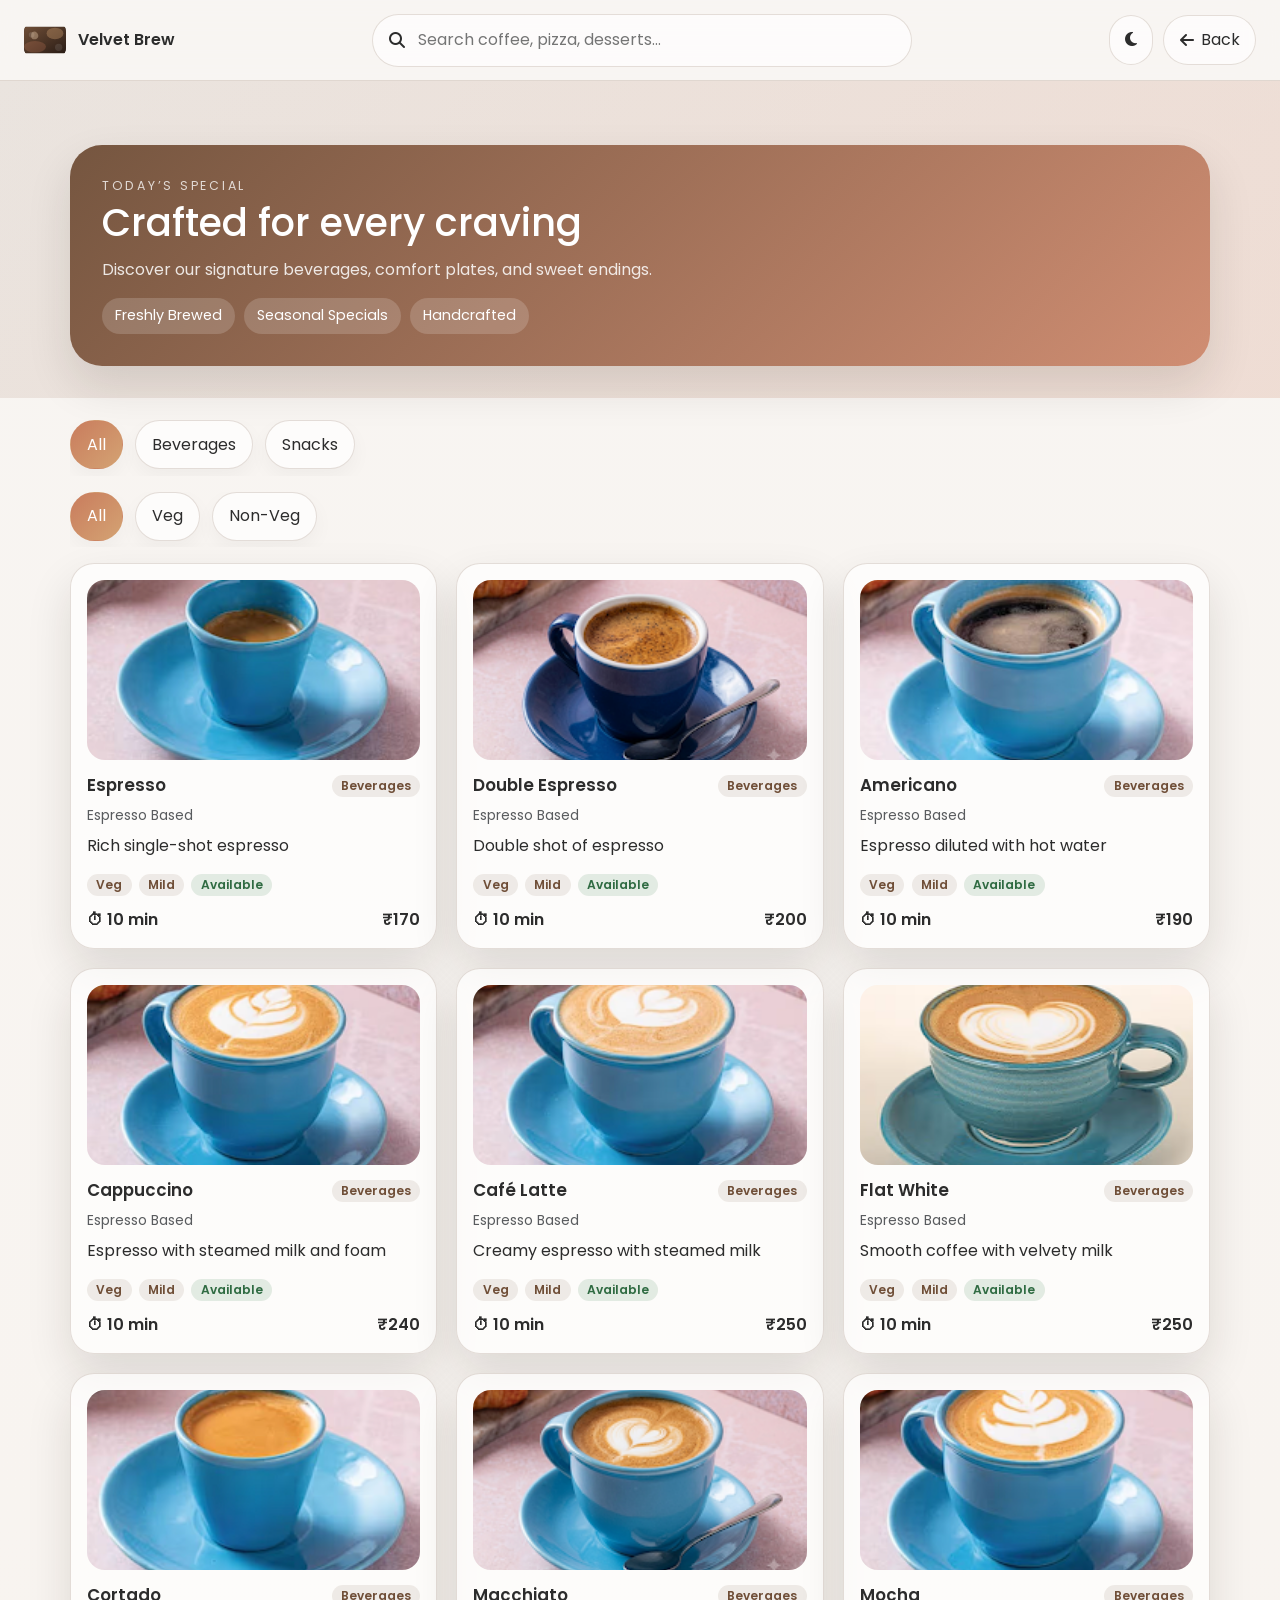
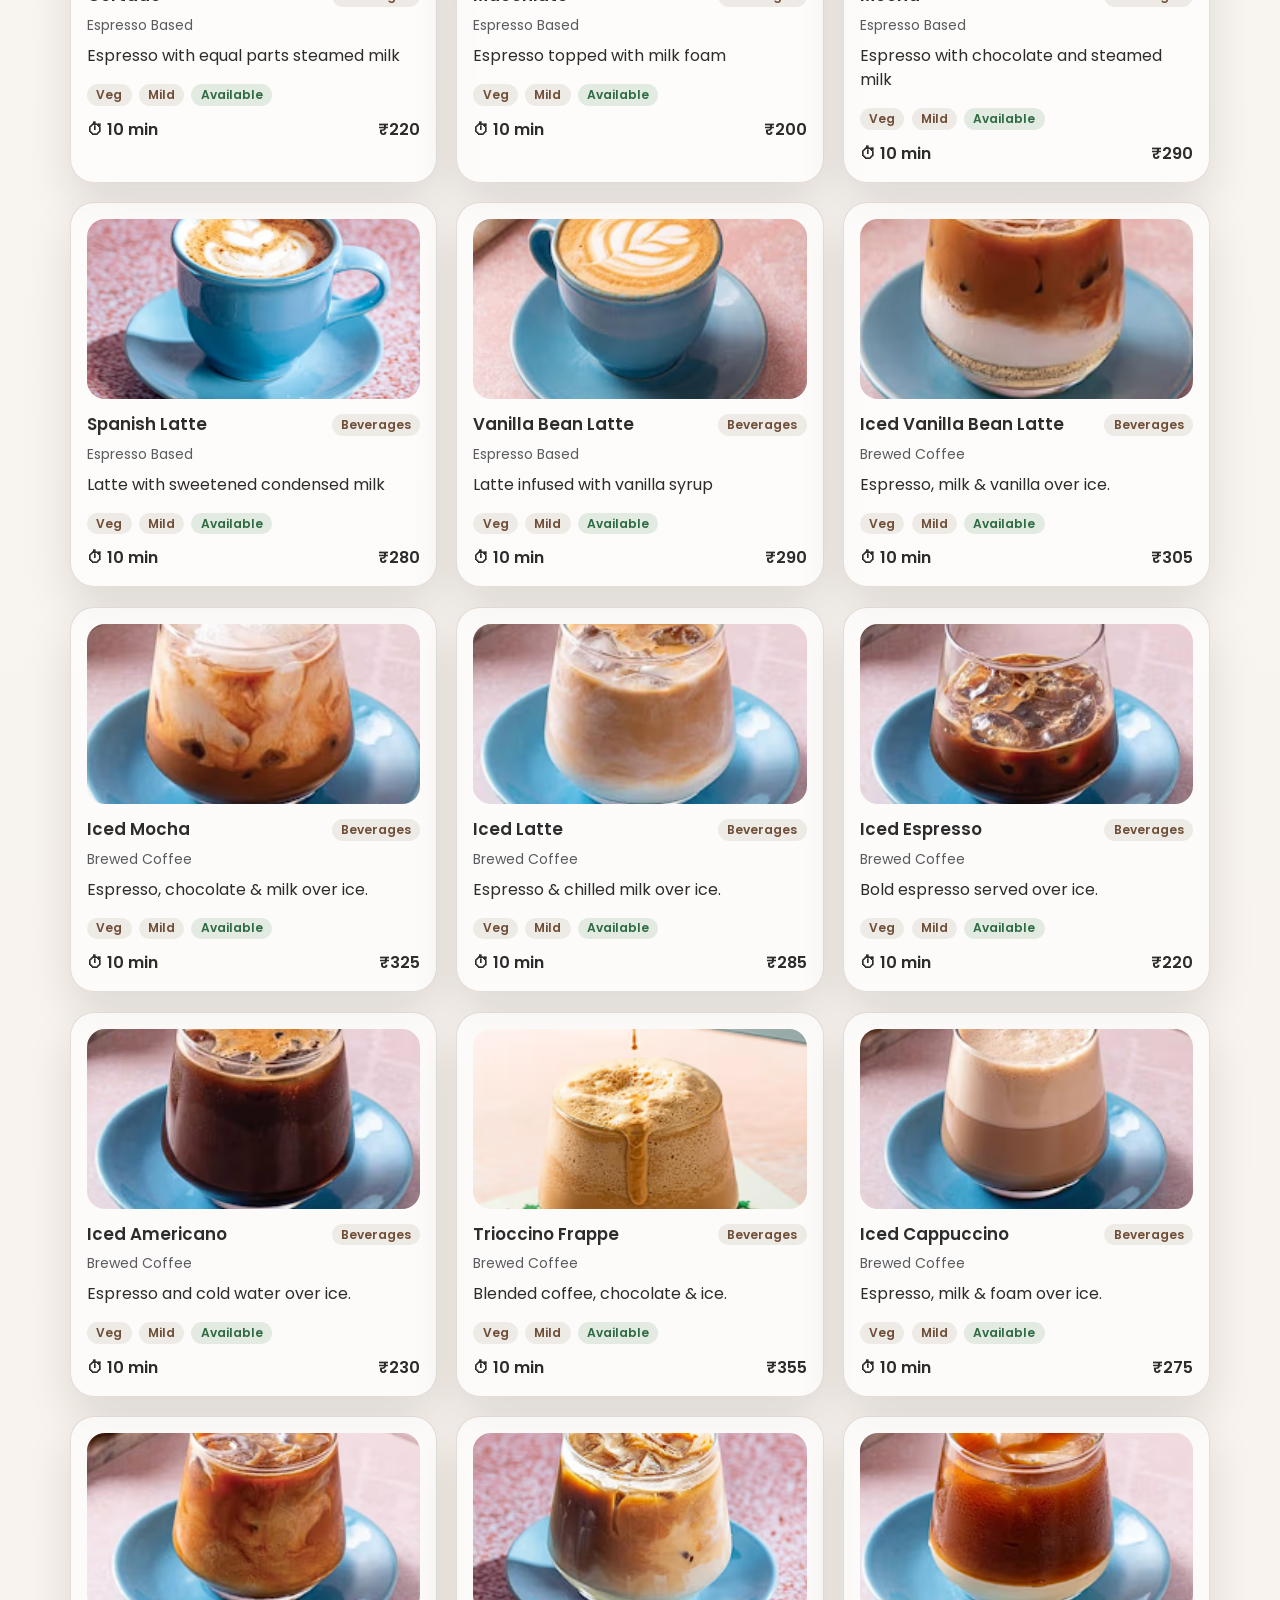
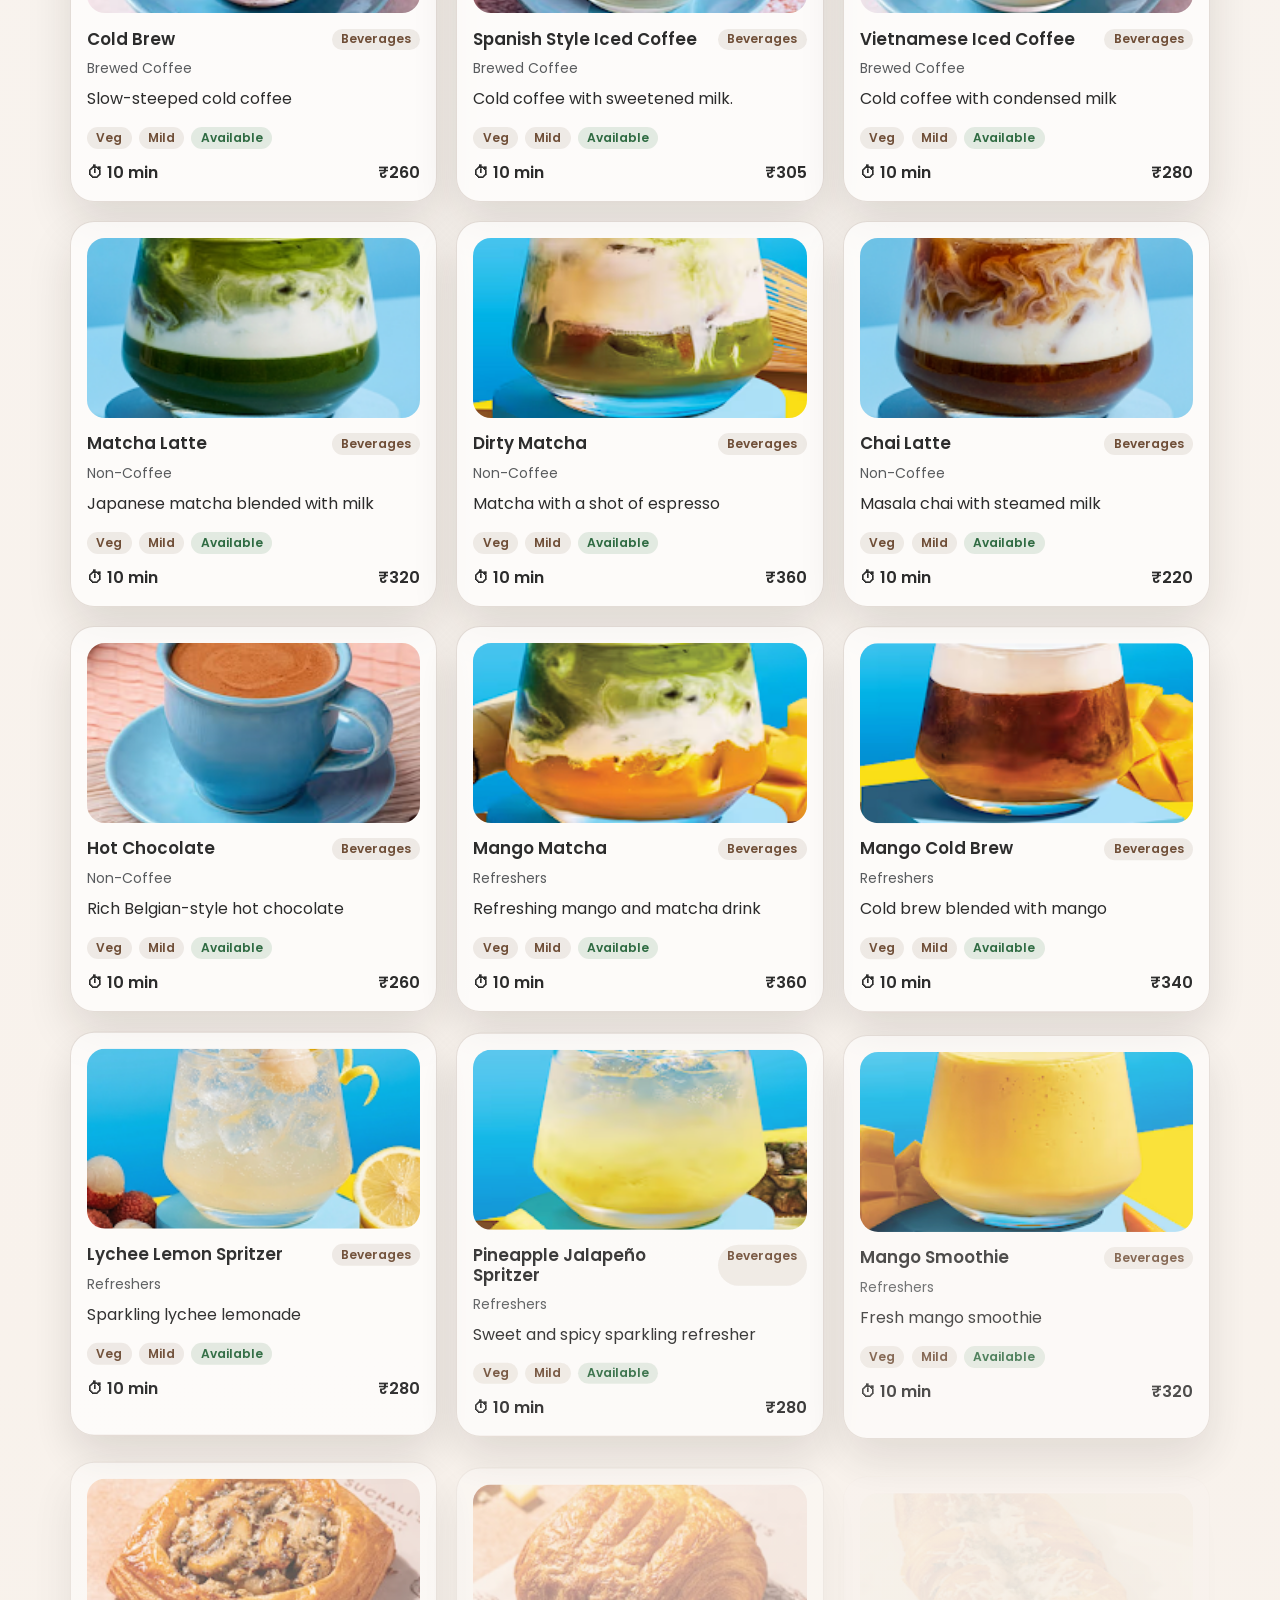
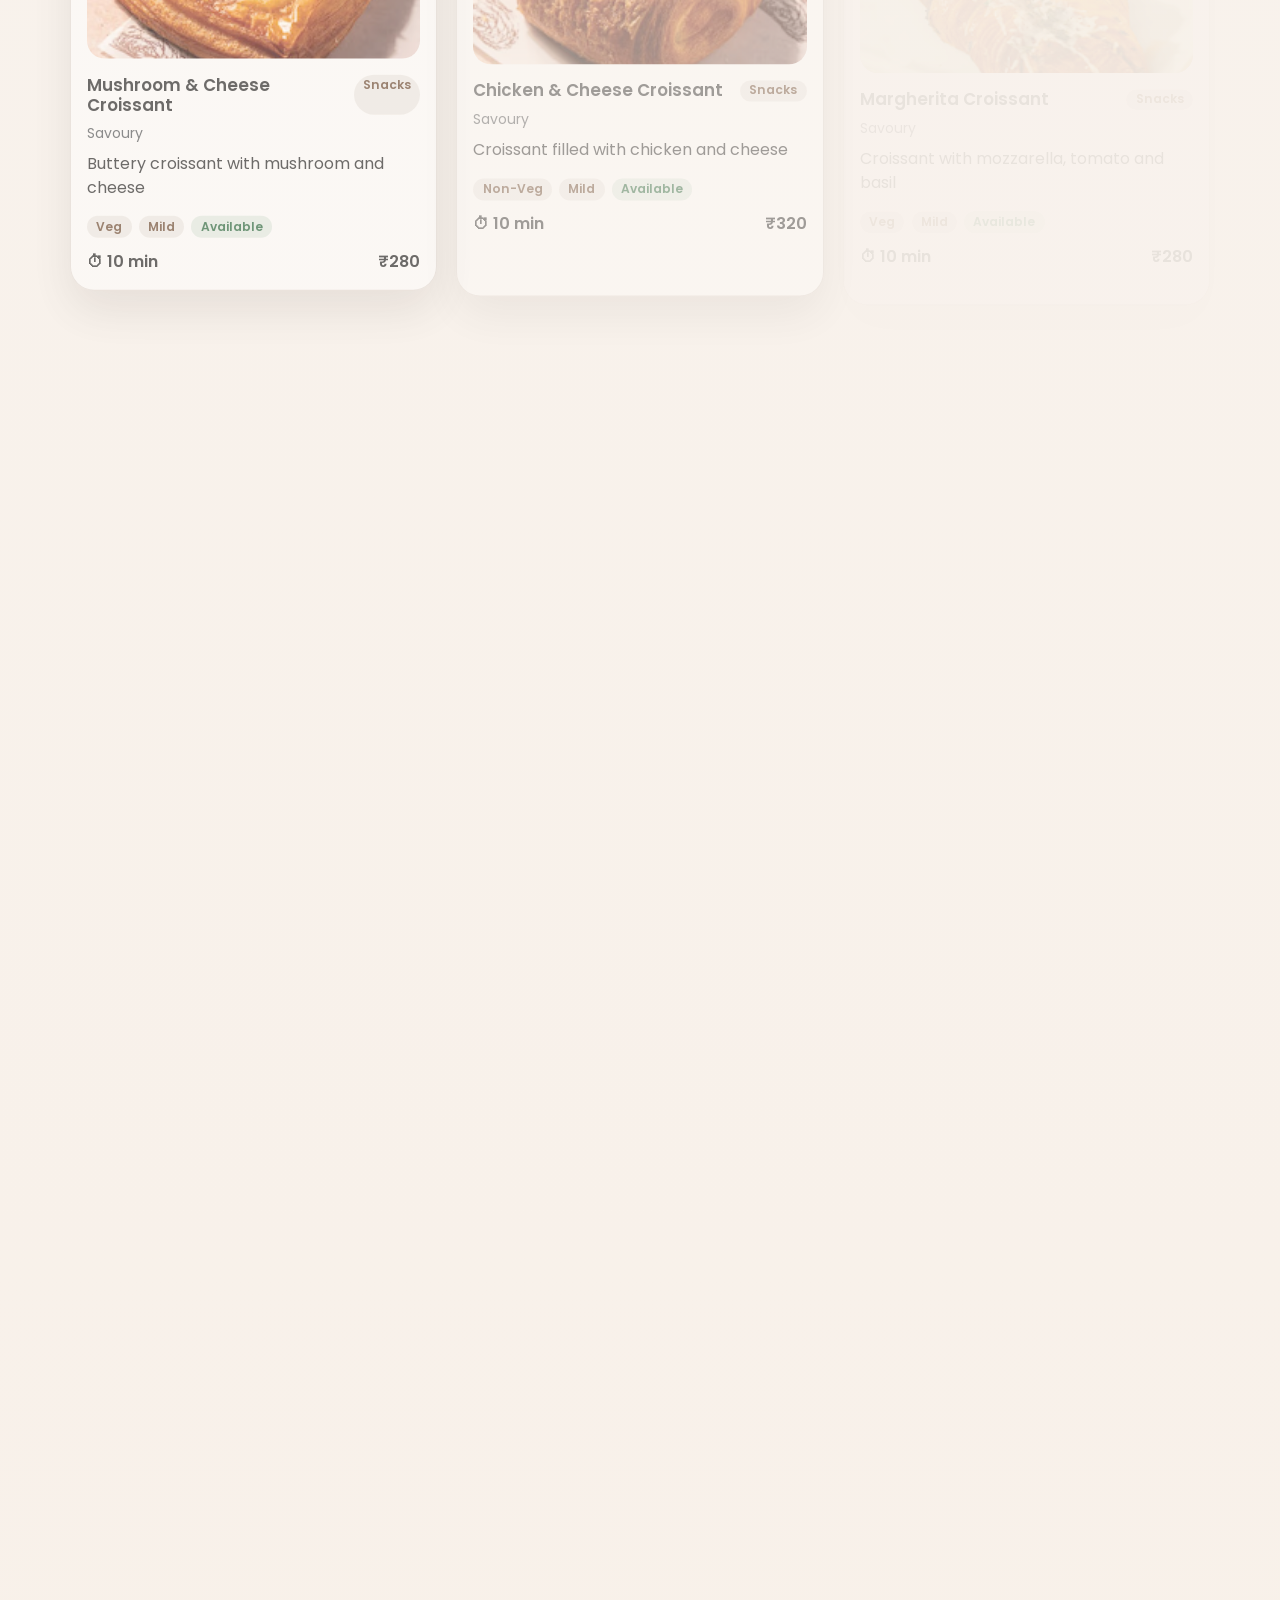
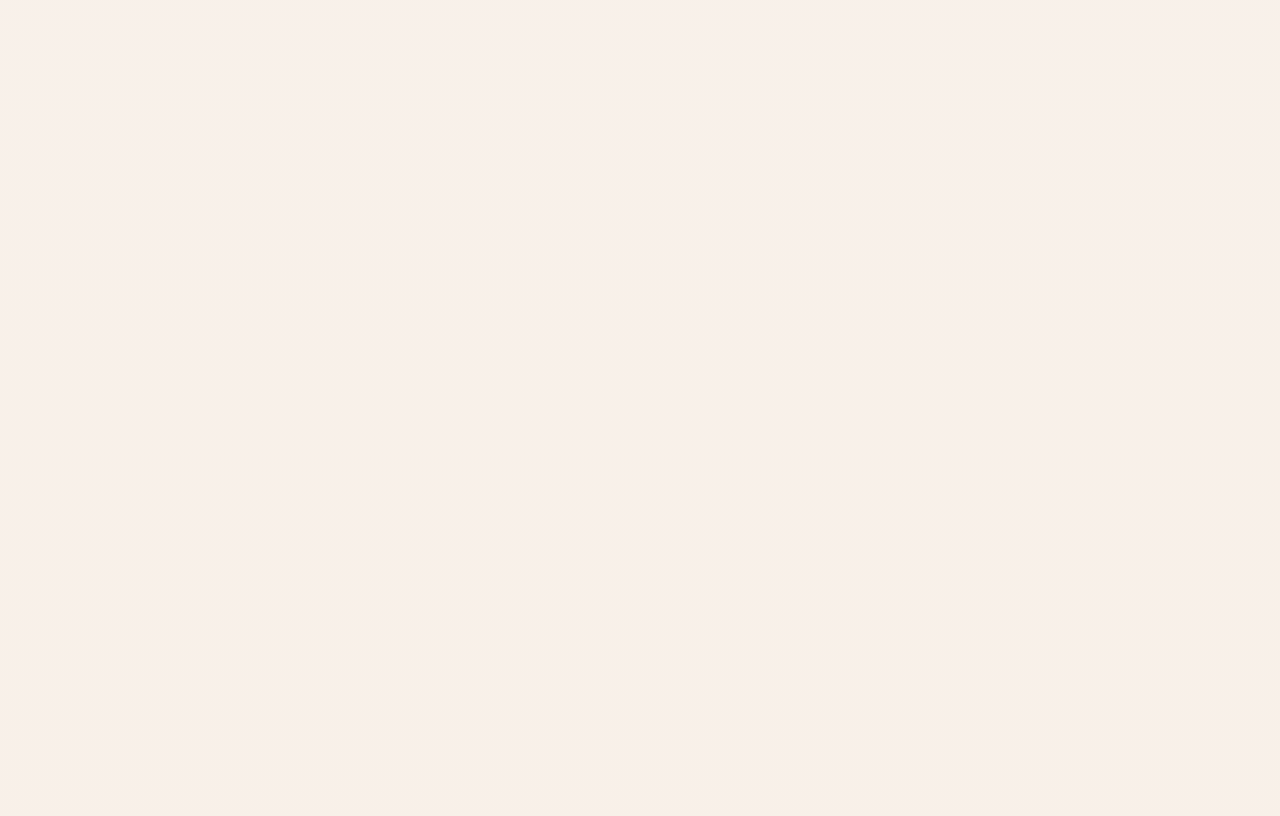
<file: menu.html>
<!DOCTYPE html>
<html lang="en" data-theme="light">
  <head>
    <meta charset="UTF-8" />
    <meta name="viewport" content="width=device-width, initial-scale=1.0" />
    <title>Velvet Brew | Digital Menu</title>
    <meta name="description" content="Interactive digital menu for Velvet Brew café." />
    <link rel="preconnect" href="https://fonts.googleapis.com" />
    <link rel="preconnect" href="https://fonts.gstatic.com" crossorigin />
    <link href="https://fonts.googleapis.com/css2?family=Poppins:wght@300;400;500;600;700&display=swap" rel="stylesheet" />
    <link rel="stylesheet" href="https://cdn.jsdelivr.net/npm/bootstrap@5.3.3/dist/css/bootstrap.min.css" />
    <link rel="stylesheet" href="https://cdnjs.cloudflare.com/ajax/libs/font-awesome/6.5.2/css/all.min.css" />
    <link rel="stylesheet" href="./assets/css/style.css" />
    <link rel="stylesheet" href="./assets/css/menu.css" />
    <link rel="stylesheet" href="./assets/css/responsive.css" />
  </head>
  <body class="menu-page">
    <header class="menu-header">
      <div class="container-fluid px-3 px-md-4">
        <div class="menu-nav d-flex align-items-center justify-content-between gap-2">
          <a href="index.html" class="brand-pill">
            <img src="./assets/images/hero-bg.svg" alt="Velvet Brew logo" />
            <span>Velvet Brew</span>
          </a>

          <label class="search-shell" aria-label="Search menu">
            <i class="fa-solid fa-magnifying-glass"></i>
            <input id="searchInput" type="search" placeholder="Search coffee, pizza, desserts..." />
          </label>

          <div class="nav-actions">
            <button id="themeToggle" class="icon-btn" type="button" aria-label="Toggle theme">
              <i class="fa-solid fa-moon"></i>
            </button>
            <a href="index.html" class="back-btn">
              <i class="fa-solid fa-arrow-left"></i>
              <span>Back</span>
            </a>
          </div>
        </div>
      </div>
    </header>

    <main class="menu-main">
      <section class="hero-banner">
        <div class="container hero-banner__content">
          <p class="eyebrow">Today’s Special</p>
          <h1 id="heroTitle">Crafted for every craving</h1>
          <p id="heroDescription">Discover our signature beverages, comfort plates, and sweet endings.</p>
          <div class="chip-row">
            <span class="pill">Freshly Brewed</span>
            <span class="pill">Seasonal Specials</span>
            <span class="pill">Handcrafted</span>
          </div>
        </div>
      </section>

      <section class="container menu-section">
        <div id="categoryNav" class="category-row"></div>
        <div class="filters-row" id="filterChips">
          <button class="filter-chip active" data-filter="all">All</button>
          <button class="filter-chip" data-filter="veg">Veg</button>
          <button class="filter-chip" data-filter="nonveg">Non-Veg</button>
        </div>

        <div id="menuGrid" class="menu-grid"></div>
        <div id="emptyState" class="empty-state d-none">
          <i class="fa-solid fa-magnifying-glass"></i>
          <h3>No menu items match your search.</h3>
          <p>Try a different name, keyword, or category.</p>
        </div>
      </section>
    </main>

    <script src="https://cdnjs.cloudflare.com/ajax/libs/gsap/3.12.2/gsap.min.js"></script>
    <script src="./assets/js/api.js"></script>
    <script src="./assets/js/menu.js"></script>
  </body>
</html>
</file>
<file: assets/css/style.css>
:root {
  --primary: #6f4e37;
  --secondary: #d4a373;
  --accent: #c97c5d;
  --background: #f8f5f2;
  --surface: rgba(255, 255, 255, 0.68);
  --text: #2c2c2c;
  --border: rgba(111, 78, 55, 0.18);
  --shadow: 0 20px 45px rgba(31, 23, 19, 0.12);
}

:root[data-theme="dark"] {
  --primary: #f3c08b;
  --secondary: #d4a373;
  --accent: #ffb891;
  --background: #17110e;
  --surface: rgba(24, 17, 14, 0.82);
  --text: #f7f0e8;
  --border: rgba(255, 255, 255, 0.12);
  --shadow: 0 20px 45px rgba(0, 0, 0, 0.35);
}

* {
  box-sizing: border-box;
}

body {
  margin: 0;
  font-family: 'Poppins', sans-serif;
  color: var(--text);
  background: var(--background);
  transition: background 0.3s ease, color 0.3s ease;
}

img {
  max-width: 100%;
  display: block;
}

a {
  text-decoration: none;
}

.glass-panel {
  background: var(--surface);
  backdrop-filter: blur(22px);
  -webkit-backdrop-filter: blur(22px);
  border: 1px solid var(--border);
  box-shadow: var(--shadow);
}

.hero-shell {
  min-height: 100vh;
  position: relative;
  overflow: hidden;
}

.hero-section {
  min-height: 100vh;
  display: flex;
  align-items: center;
  justify-content: center;
  background: linear-gradient(135deg, rgba(26, 19, 14, 0.8), rgba(111, 78, 55, 0.68)), url('../images/hero-bg.svg') center/cover no-repeat;
  position: relative;
}

.hero-overlay {
  position: absolute;
  inset: 0;
  background: radial-gradient(circle at top left, rgba(212, 163, 115, 0.4), transparent 45%);
}

.hero-content {
  position: relative;
  z-index: 2;
  padding: 3rem 0 5rem;
}

.welcome-card,
.info-card {
  border-radius: 28px;
  padding: 2rem;
  color: white;
  display: flex;
  flex-direction: column;
  gap: 1rem;
}

.welcome-card {
  background: linear-gradient(135deg, rgba(255,255,255,0.2), rgba(255,255,255,0.08));
}

.brand-row {
  display: flex;
  align-items: center;
  gap: 1rem;
  margin-bottom: 1rem;
}

.brand-mark {
  width: 56px;
  height: 56px;
  border-radius: 16px;
  display: grid;
  place-items: center;
  background: rgba(255,255,255,0.17);
  font-size: 1.35rem;
}

.eyebrow {
  letter-spacing: 0.22em;
  text-transform: uppercase;
  opacity: 0.9;
  font-size: 0.78rem;
  margin-bottom: 0.25rem;
}

.welcome-card h1,
.welcome-card h2,
.info-card h3 {
  font-weight: 700;
}

.welcome-card h2 {
  font-size: 1.6rem;
  margin-bottom: 0.8rem;
}

.welcome-card p {
  color: rgba(255,255,255,0.86);
  line-height: 1.7;
}

.hero-actions,
.cta-row,
.social-row {
  display: flex;
  flex-wrap: wrap;
  gap: 0.8rem;
  margin-top: 1.25rem;
}

.btn-primary {
  background: linear-gradient(135deg, var(--accent), var(--secondary));
  color: white;
  border: none;
  padding: 0.8rem 1.3rem;
  border-radius: 999px;
  font-weight: 600;
  box-shadow: 0 10px 25px rgba(0, 0, 0, 0.18);
}

.btn-outline-light {
  border: 1px solid rgba(255,255,255,0.35);
  color: white;
  padding: 0.8rem 1.3rem;
  border-radius: 999px;
}

.info-list {
  list-style: none;
  padding: 0;
  margin: 1rem 0 0;
}

.info-list li {
  margin-bottom: 0.8rem;
  color: rgba(255,255,255,0.88);
}

.social-row a {
  width: 44px;
  height: 44px;
  display: inline-grid;
  place-items: center;
  border-radius: 50%;
  background: rgba(255,255,255,0.16);
  color: white;
}

.qr-card {
  margin-top: 0.3rem;
  padding: 1rem;
  border-radius: 22px;
  background: linear-gradient(135deg, rgba(255,255,255,0.22), rgba(255,255,255,0.1));
  border: 1px solid rgba(255,255,255,0.24);
  box-shadow: 0 12px 28px rgba(0, 0, 0, 0.14);
  text-align: center;
}

.qr-inline {
  display: flex;
  align-items: center;
  justify-content: center;
  margin: 0.7rem auto 0.8rem;
  width: min(100%, 210px);
  aspect-ratio: 1 / 1;
  overflow: hidden;
}

.qr-inline canvas,
.qr-inline img {
  width: 100%;
  height: 100%;
  object-fit: contain;
  display: block;
}

.qr-caption {
  margin: 0;
  color: rgba(255,255,255,0.86);
  font-size: 0.95rem;
  line-height: 1.6;
}

.site-footer {
  position: relative;
  z-index: 2;
  padding: 1rem 1rem 2rem;
  color: rgba(255,255,255,0.82);
}

.floating-icons {
  position: absolute;
  inset: 0;
  pointer-events: none;
}

.float-icon {
  position: absolute;
  font-size: 2rem;
  color: rgba(255,255,255,0.16);
  animation: drift 8s ease-in-out infinite;
}

.icon-1 { top: 12%; left: 6%; }
.icon-2 { top: 22%; right: 9%; animation-delay: 1s; }
.icon-3 { bottom: 16%; left: 15%; animation-delay: 2s; }
.icon-4 { bottom: 20%; right: 12%; animation-delay: 3s; }

#loading-screen {
  position: fixed;
  inset: 0;
  background: var(--background);
  z-index: 1000;
  display: grid;
  place-items: center;
  padding: 1rem;
}

.loading-card {
  width: min(92vw, 400px);
  border-radius: 28px;
  padding: 2rem;
  text-align: center;
}

.loading-logo {
  width: 74px;
  height: 74px;
  border-radius: 22px;
  margin: 0 auto 1rem;
  background: linear-gradient(135deg, var(--accent), var(--primary));
  display: grid;
  place-items: center;
  color: white;
  font-size: 1.8rem;
}

.progress-bar {
  width: 100%;
  height: 8px;
  border-radius: 999px;
  background: rgba(111, 78, 55, 0.12);
  overflow: hidden;
  margin-top: 1rem;
}

.progress-bar span {
  display: block;
  width: 0;
  height: 100%;
  background: linear-gradient(90deg, var(--accent), var(--primary));
  border-radius: inherit;
}

@keyframes drift {
  0%, 100% { transform: translateY(0px) rotate(0deg); }
  50% { transform: translateY(-12px) rotate(4deg); }
}
</file>
<file: assets/css/menu.css>
.menu-page {
  min-height: 100vh;
  background: linear-gradient(180deg, var(--background), rgba(212, 163, 115, 0.16));
}

.menu-header {
  position: sticky;
  top: 0;
  z-index: 20;
  padding: 0.85rem 0;
  background: rgba(248, 245, 242, 0.7);
  backdrop-filter: blur(18px);
  border-bottom: 1px solid var(--border);
}

:root[data-theme="dark"] .menu-header {
  background: rgba(23, 17, 14, 0.78);
}

.menu-nav {
  display: flex;
  align-items: center;
  justify-content: space-between;
  gap: 0.8rem;
}

.brand-pill {
  display: inline-flex;
  align-items: center;
  gap: 0.75rem;
  color: var(--text);
  font-weight: 600;
}

.brand-pill img {
  width: 42px;
  height: 42px;
  border-radius: 14px;
}

.search-shell {
  flex: 1;
  display: flex;
  align-items: center;
  gap: 0.7rem;
  max-width: 540px;
  padding: 0.78rem 1rem;
  border-radius: 999px;
  background: var(--surface);
  border: 1px solid var(--border);
  color: var(--text);
}

.search-shell input {
  border: none;
  outline: none;
  width: 100%;
  background: transparent;
  color: var(--text);
}

.nav-actions {
  display: flex;
  gap: 0.65rem;
}

.icon-btn,
.back-btn,
.filter-chip,
.category-btn {
  border: none;
  transition: transform 0.24s ease, box-shadow 0.24s ease, background 0.24s ease;
}

.icon-btn,
.back-btn {
  padding: 0.75rem 0.95rem;
  border-radius: 999px;
  background: var(--surface);
  color: var(--text);
  border: 1px solid var(--border);
}

.back-btn {
  display: inline-flex;
  align-items: center;
  gap: 0.45rem;
}

.hero-banner {
  padding: 4rem 0 2rem;
  background: linear-gradient(135deg, rgba(111, 78, 55, 0.1), rgba(201, 124, 93, 0.2));
}

.hero-banner__content {
  border-radius: 32px;
  padding: 2rem;
  background: linear-gradient(135deg, rgba(111, 78, 55, 0.95), rgba(201, 124, 93, 0.82));
  color: white;
  box-shadow: var(--shadow);
}

.hero-banner__content h1 {
  font-size: clamp(1.7rem, 3vw, 2.5rem);
  margin-bottom: 0.75rem;
}

.hero-banner__content p {
  color: rgba(255,255,255,0.85);
}

.chip-row {
  display: flex;
  flex-wrap: wrap;
  gap: 0.6rem;
  margin-top: 1rem;
}

.pill {
  display: inline-flex;
  align-items: center;
  padding: 0.45rem 0.8rem;
  border-radius: 999px;
  background: rgba(255,255,255,0.17);
  font-size: 0.9rem;
}

.menu-section {
  padding: 1.4rem 0 3rem;
}

.category-row,
.filters-row {
  display: flex;
  gap: 0.75rem;
  overflow-x: auto;
  padding-bottom: 0.4rem;
  margin-bottom: 1rem;
}

.category-btn,
.filter-chip {
  white-space: nowrap;
  border-radius: 999px;
  padding: 0.72rem 1rem;
  background: var(--surface);
  color: var(--text);
  border: 1px solid var(--border);
  box-shadow: 0 8px 20px rgba(0, 0, 0, 0.04);
}

.category-btn.active,
.filter-chip.active {
  background: linear-gradient(135deg, var(--accent), var(--secondary));
  color: white;
  border-color: transparent;
}

.menu-grid {
  display: grid;
  grid-template-columns: repeat(3, minmax(0, 1fr));
  gap: 1.2rem;
}

.menu-card {
  border-radius: 24px;
  padding: 1rem;
  background: var(--surface);
  border: 1px solid var(--border);
  box-shadow: var(--shadow);
  transition: transform 0.25s ease, box-shadow 0.25s ease;
}

.menu-card:hover {
  transform: translateY(-6px);
  box-shadow: 0 22px 42px rgba(31, 23, 19, 0.16);
}

.menu-card__image {
  width: 100%;
  height: 180px;
  object-fit: cover;
  border-radius: 18px;
  margin-bottom: 0.95rem;
}

.card-head {
  display: flex;
  justify-content: space-between;
  gap: 0.6rem;
  margin-bottom: 0.5rem;
}

.card-title {
  margin: 0;
  font-size: 1.05rem;
  font-weight: 600;
}

.badge-row {
  display: flex;
  gap: 0.45rem;
  flex-wrap: wrap;
  margin: 0.7rem 0;
}

.badge {
  padding: 0.3rem 0.58rem;
  border-radius: 999px;
  font-size: 0.76rem;
  font-weight: 600;
  background: rgba(111, 78, 55, 0.1);
  color: var(--primary);
}

.badge.availability {
  background: rgba(75, 134, 87, 0.15);
  color: #2f6b42;
}

.badge.unavailable {
  background: rgba(178, 72, 72, 0.13);
  color: #a53f3f;
}

.price-row {
  display: flex;
  justify-content: space-between;
  align-items: center;
  margin-top: 0.75rem;
  font-weight: 600;
}

.empty-state {
  text-align: center;
  padding: 3rem 1rem;
  border-radius: 24px;
  background: var(--surface);
  border: 1px solid var(--border);
}

.empty-state i {
  font-size: 1.7rem;
  margin-bottom: 0.6rem;
}
</file>
<file: assets/css/responsive.css>
@media (max-width: 992px) {
  .menu-grid {
    grid-template-columns: repeat(2, minmax(0, 1fr));
  }
}

@media (max-width: 768px) {
  .menu-nav {
    flex-wrap: wrap;
  }

  .search-shell {
    order: 3;
    width: 100%;
    max-width: none;
  }

  .welcome-card,
  .info-card,
  .hero-banner__content {
    padding: 1.4rem;
  }

  .hero-content {
    padding-top: 2rem;
  }

  .menu-grid {
    grid-template-columns: 1fr;
  }
}

@media (max-width: 576px) {
  .hero-actions,
  .cta-row,
  .social-row {
    flex-direction: column;
  }

  .btn-primary,
  .btn-outline-light,
  .back-btn,
  .icon-btn {
    width: 100%;
    justify-content: center;
  }

  .nav-actions {
    width: 100%;
    justify-content: space-between;
  }

  .menu-header {
    padding-top: 0.6rem;
  }
}
</file>
